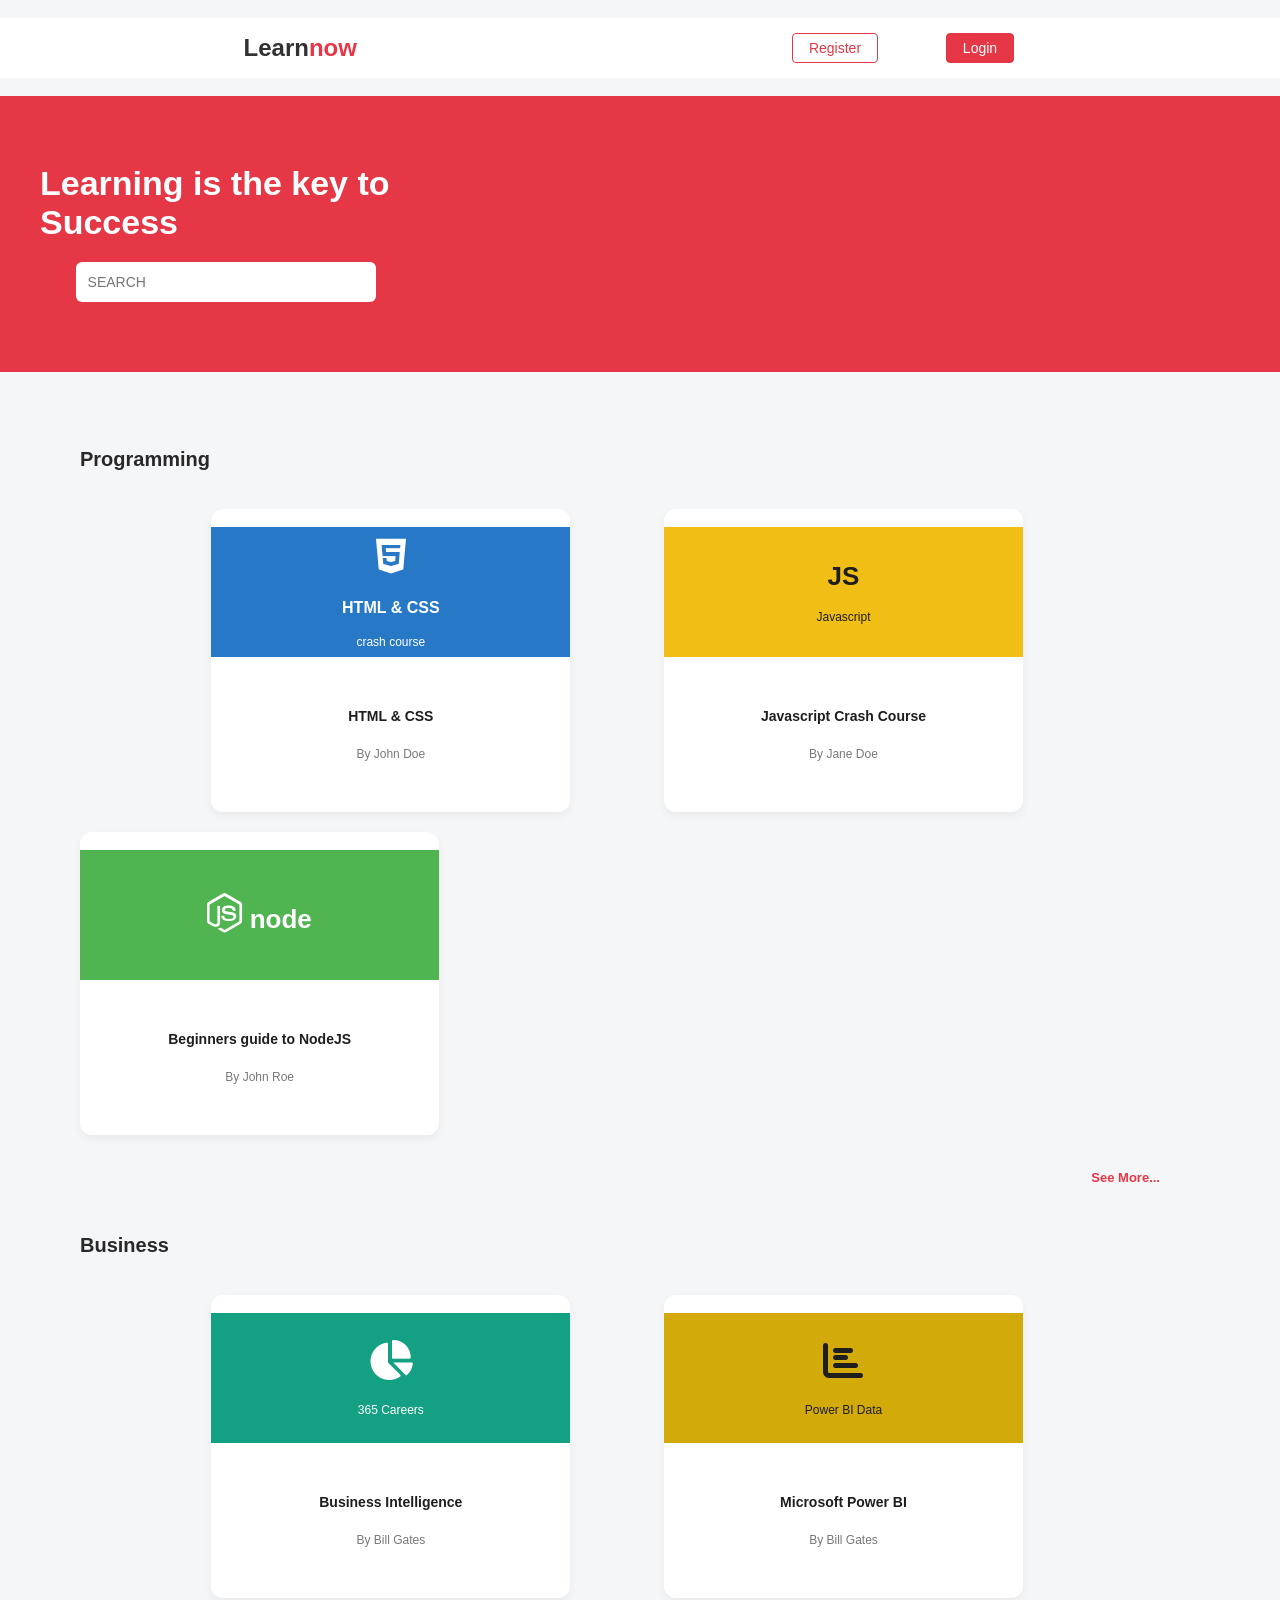
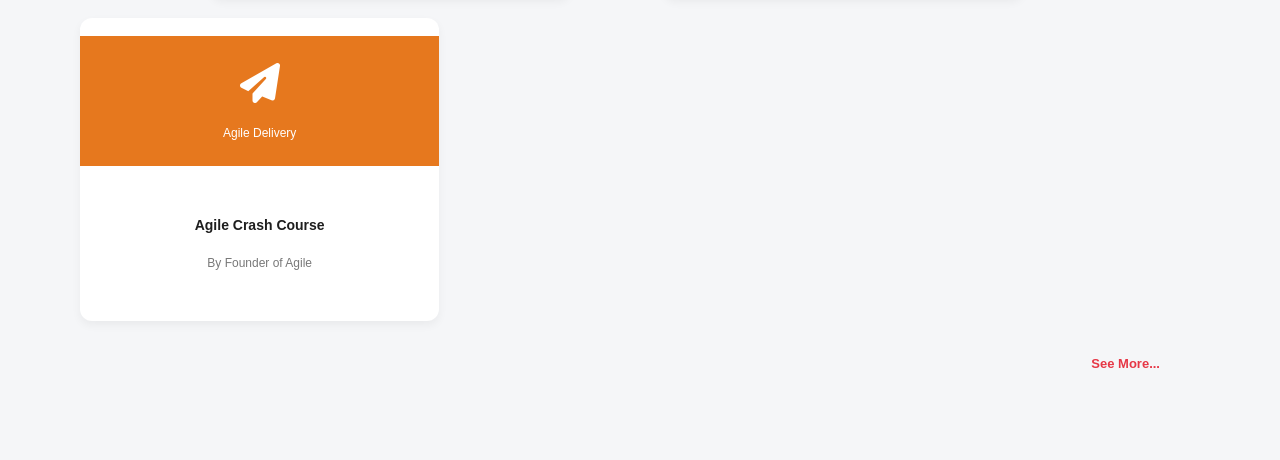
<file: index.html>
<!DOCTYPE html>
<html lang="en">
<head>
    <meta charset="UTF-8">
    <meta name="viewport" content="width=device-width, initial-scale=1.0">
    <title>LearnNow Platform</title>
    <link rel="stylesheet" href="https://cdnjs.cloudflare.com/ajax/libs/font-awesome/6.5.1/css/all.min.css">
    <link rel="stylesheet" href="style.css">
</head>
<body>

    <header class="navbar">
        <div class="logo">Learn<span class="red-text">now</span></div>
        <div class="nav-buttons">
            <a href="javascript:void(0);" class="btn btn-reg">Register</a>
            <a href="javascript:void(0);" class="btn btn-login">Login</a>
        </div>
    </header>

    <section class="hero-banner">
        <h1>Learning is the key to Success</h1>
        <input type="text" class="search-box" placeholder="SEARCH">
    </section>

    <main class="content-area">
        <h2 class="section-title">Programming</h2>
        <div class="card-row">
            
            <div class="card">
                <div class="card-top bg-blue">
                    <i class="fa-brands fa-html5"></i>
                    <h3>HTML & CSS</h3>
                    <p>crash course</p>
                </div>
                <div class="card-bottom">
                    <h4>HTML & CSS</h4>
                    <p>By John Doe</p>
                </div>
            </div>

            <div class="card">
                <div class="card-top bg-yellow">
                    <span class="bold-text">JS</span>
                    <p>Javascript</p>
                </div>
                <div class="card-bottom">
                    <h4>Javascript Crash Course</h4>
                    <p>By Jane Doe</p>
                </div>
            </div>

            <div class="card">
                <div class="card-top bg-green">
                    <span class="bold-text"><i class="fa-brands fa-node-js"></i> node</span>
                </div>
                <div class="card-bottom">
                    <h4>Beginners guide to NodeJS</h4>
                    <p>By John Roe</p>
                </div>
            </div>

        </div>
        <div class="more-link">
            <a href="javascript:void(0);">See More...</a>
        </div>

        <h2 class="section-title">Business</h2>
        <div class="card-row">
            
            <div class="card">
                <div class="card-top bg-teal">
                    <i class="fa-solid fa-chart-pie"></i>
                    <p>365 Careers</p>
                </div>
                <div class="card-bottom">
                    <h4>Business Intelligence</h4>
                    <p>By Bill Gates</p>
                </div>
            </div>

            <div class="card">
                <div class="card-top bg-gold">
                    <i class="fa-solid fa-chart-bar"></i>
                    <p>Power BI Data</p>
                </div>
                <div class="card-bottom">
                    <h4>Microsoft Power BI</h4>
                    <p>By Bill Gates</p>
                </div>
            </div>

            <div class="card">
                <div class="card-top bg-coral">
                    <i class="fa-solid fa-paper-plane"></i>
                    <p>Agile Delivery</p>
                </div>
                <div class="card-bottom">
                    <h4>Agile Crash Course</h4>
                    <p>By Founder of Agile</p>
                </div>
            </div>

        </div>
        <div class="more-link">
            <a href="javascript:void(0);">See More...</a>
        </div>
    </main>

</body>
</html>
</file>
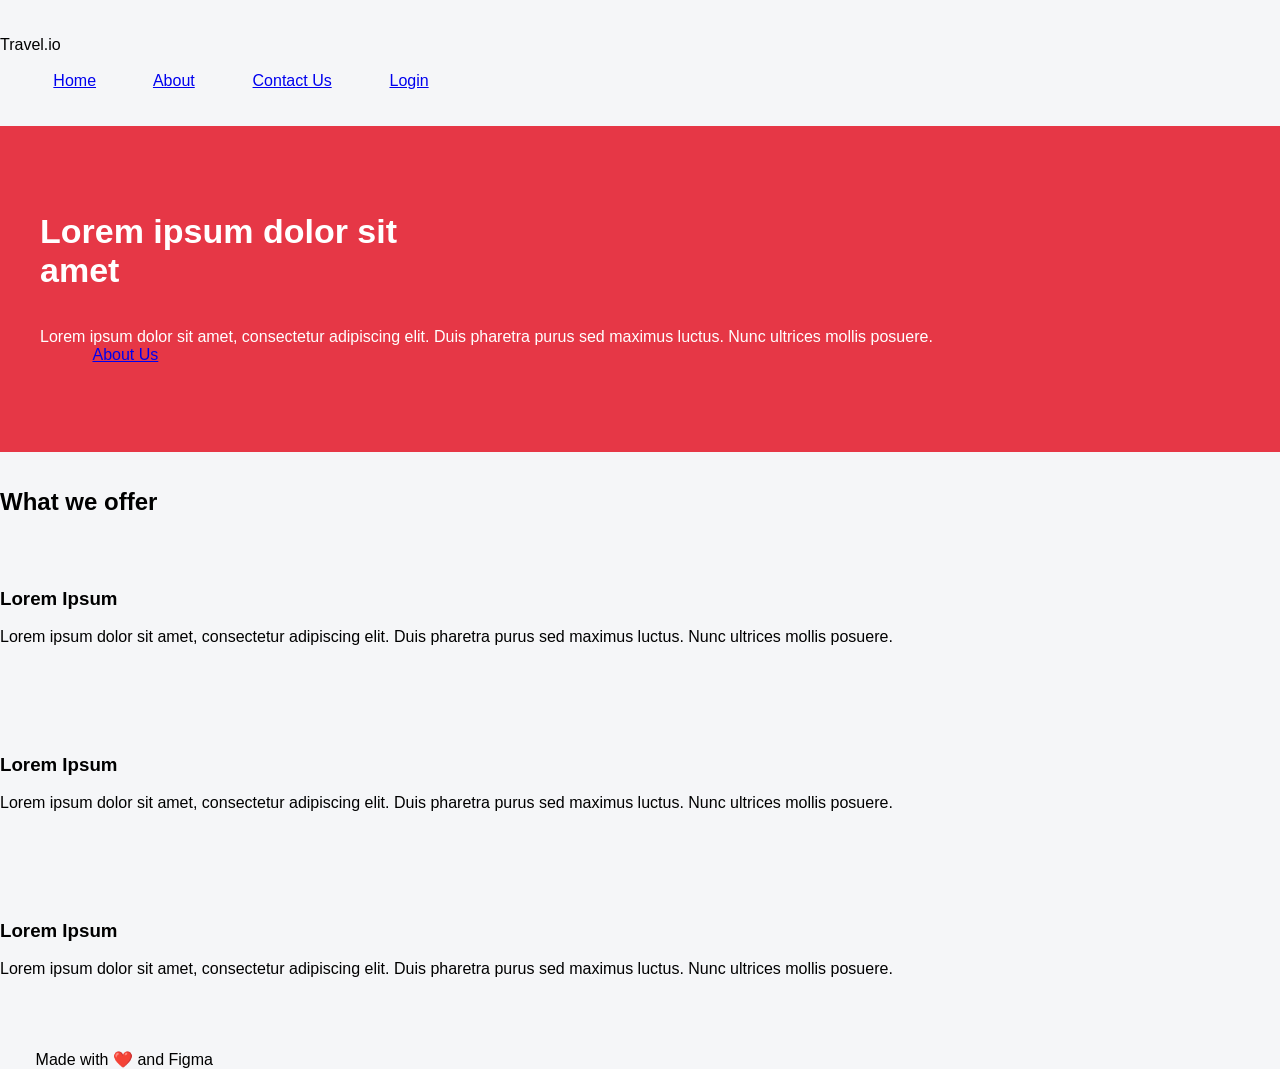
<file: mockup3.html>
<!DOCTYPE html>
<html lang="en">
<head>
    <meta charset="UTF-8">
    <meta name="viewport" content="width=device-width, initial-scale=1.0">
    <title>Travel.io</title>
    <link rel="stylesheet" href="style.css">
</head>
<body>

    <header class="header-nav">
        <div class="brand-logo">Travel.io</div>
        <nav class="menu-links">
            <a href="javascript:void(0);">Home</a>
            <a href="javascript:void(0);">About</a>
            <a href="javascript:void(0);">Contact Us</a>
            <a href="javascript:void(0);" class="login-button">Login</a>
        </nav>
    </header>

    <section class="hero-banner">
        <div class="glass-box">
            <h1>Lorem ipsum dolor sit amet</h1>
            <p>Lorem ipsum dolor sit amet, consectetur adipiscing elit. Duis pharetra purus sed maximus luctus. Nunc ultrices mollis posuere.</p>
            <a href="javascript:void(0);" class="about-button">About Us</a>
        </div>
    </section>

    <main class="offers-container">
        <h2>What we offer</h2>

        <div class="item-row">
            <div class="item-image pic-1"></div>
            <div class="item-text">
                <h3>Lorem Ipsum</h3>
                <p>Lorem ipsum dolor sit amet, consectetur adipiscing elit. Duis pharetra purus sed maximus luctus. Nunc ultrices mollis posuere.</p>
            </div>
        </div>

        <div class="item-row">
            <div class="item-image pic-2"></div>
            <div class="item-text">
                <h3>Lorem Ipsum</h3>
                <p>Lorem ipsum dolor sit amet, consectetur adipiscing elit. Duis pharetra purus sed maximus luctus. Nunc ultrices mollis posuere.</p>
            </div>
        </div>

        <div class="item-row">
            <div class="item-image pic-3"></div>
            <div class="item-text">
                <h3>Lorem Ipsum</h3>
                <p>Lorem ipsum dolor sit amet, consectetur adipiscing elit. Duis pharetra purus sed maximus luctus. Nunc ultrices mollis posuere.</p>
            </div>
        </div>
    </main>

    <footer class="bottom-footer">
        Made with ❤️ and Figma
    </footer>

</body>
</html>
</file>
<file: style.css>
/* --- Global Basic Setup --- */
* {
    margin: 0;
    padding: 0;
    box-sizing: border-box;
    font-family: Arial, Helvetica, sans-serif;
}

body {
    background-color: rgb(245, 246, 248);
}

/* --- Header Navigation --- */
.navbar {
    background-color: rgb(255, 255, 255);
    padding: 15px 40px;
    display: flex;
    justify-content: space-between;
    align-items: center;
}

.logo {
    font-size: 24px;
    font-weight: bold;
    color: rgb(50, 50, 50);
}

.red-text {
    color: rgb(230, 55, 70);
}

.btn {
    padding: 6px 16px;
    font-size: 14px;
    text-decoration: none;
    border-radius: 4px;
    display: inline-block;
    margin-left: 10px;
}

.btn-reg {
    border: 1px solid rgb(230, 55, 70);
    color: rgb(230, 55, 70);
}

.btn-login {
    background-color: rgb(230, 55, 70);
    color: rgb(255, 255, 255);
    border: 1px solid rgb(230, 55, 70);
}

/* --- Hero Banner --- */
.hero-banner {
    background-color: rgb(230, 55, 70);
    color: rgb(255, 255, 255);
    padding: 50px 40px 70px 40px;
}

.hero-banner h1 {
    font-size: 34px;
    margin-bottom: 20px;
    max-width: 400px;
}

.search-box {
    width: 300px;
    padding: 12px;
    border: none;
    border-radius: 6px;
    font-size: 14px;
}

/* --- Content & Layout Grid --- */
.content-area {
    padding: 40px;
    max-width: 1200px;
    margin: 0 auto;
}

.section-title {
    font-size: 20px;
    margin-bottom: 20px;
    color: rgb(40, 40, 40);
}

.card-row {
    display: flex;
    flex-wrap: wrap;
    gap: 20px;
    margin-bottom: 15px;
}

/* --- Course Cards --- */
.card {
    background-color: rgb(255, 255, 255);
    border-radius: 12px;
    overflow: hidden;
    width: calc(33.333% - 14px);
    min-width: 250px;
    box-shadow: 0 4px 10px rgba(0,0,0,0.05);
    text-align: center;
}

.card-top {
    height: 130px;
    display: flex;
    flex-direction: column;
    justify-content: center;
    align-items: center;
    color: rgb(255, 255, 255);
    padding: 10px;
}

.card-top i {
    font-size: 40px;
    margin-bottom: 5px;
}

.card-top h3 {
    font-size: 16px;
}

.card-top p {
    font-size: 12px;
}

.bold-text {
    font-size: 26px;
    font-weight: bold;
}

.card-bottom {
    padding: 15px;
}

.card-bottom h4 {
    font-size: 14px;
    color: rgb(30, 30, 30);
    margin-bottom: 5px;
}

.card-bottom p {
    font-size: 12px;
    color: rgb(120, 120, 120);
}

/* --- Card Background Colors --- */
.bg-blue { background-color: rgb(40, 120, 200); }
.bg-yellow { background-color: rgb(240, 190, 20); color: rgb(30, 30, 30); }
.bg-green { background-color: rgb(80, 180, 80); }
.bg-teal { background-color: rgb(20, 160, 130); }
.bg-gold { background-color: rgb(210, 170, 10); color: rgb(30, 30, 30); }
.bg-coral { background-color: rgb(230, 120, 30); }

/* --- See More Links --- */
.more-link {
    text-align: right;
    margin-bottom: 30px;
}

.more-link a {
    color: rgb(230, 55, 70);
    text-decoration: none;
    font-size: 13px;
    font-weight: bold;
}
</file>
